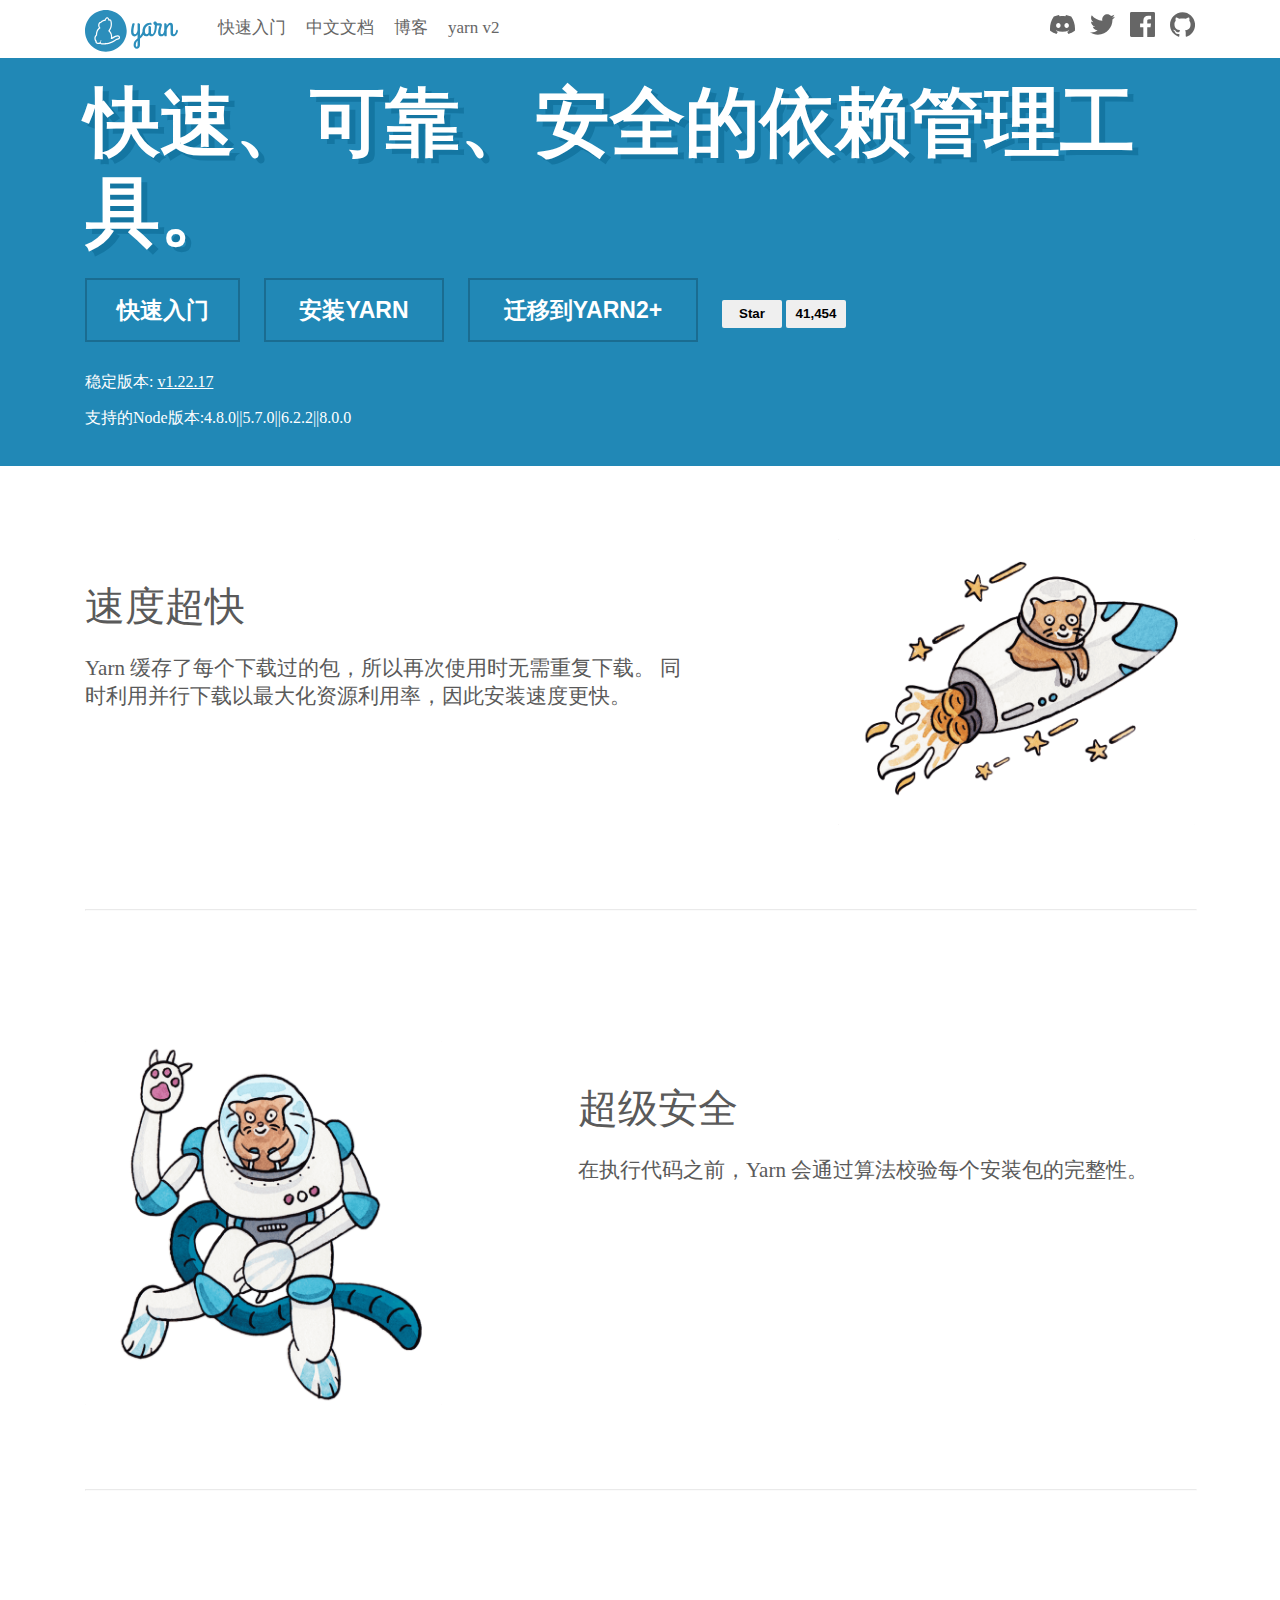
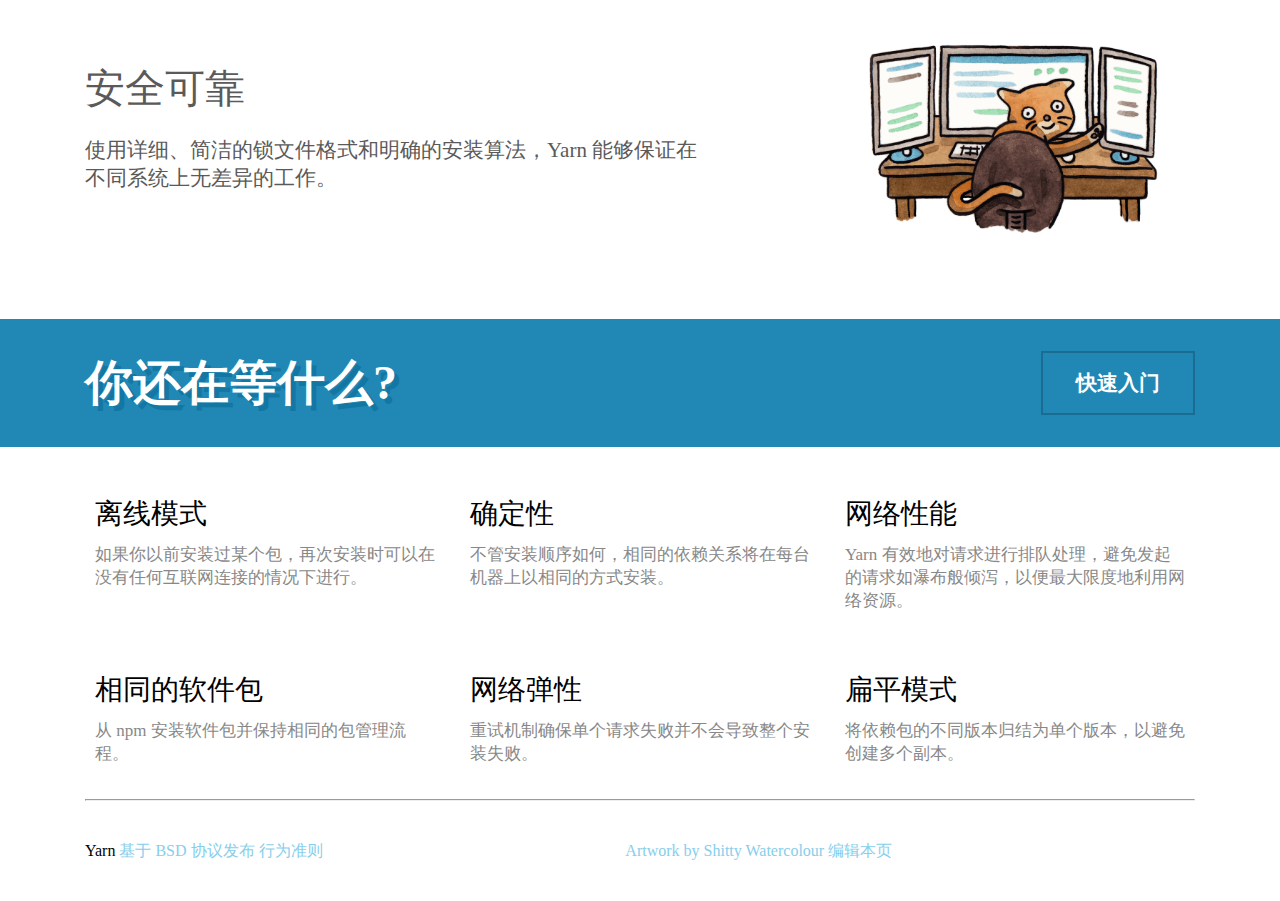
<file: 一/index.html>
<!DOCTYPE html>
<html lang="en">
<head>
    <meta charset="UTF-8">
    <meta name="viewport" content="width=device-width, initial-scale=1.0">
    <title>梁战奇</title>
    <link rel="stylesheet" href="./css/index.css">
</head>
<body>
    <!-- <svg style="width: 0;height:0;">

    </svg> -->
    <div class="head">
        <div class="left">
            <div class="log">
                <svg class="logo navbar-logo" xmlns="http://www.w3.org/2000/svg" viewBox="0 0 1154.8 518">
                    <defs>
                      <path id="main" d="
                        M718.6 257.8c-8 27.6-20.8 47.6-35.2 63.6V181c0-9.6-8.4-17.6-21.6-17.6-5.6 0-10.4 2.8-10.4 6.8 0 2.8 1.6 5.2 1.6 12.8v64.4c-4.8 28-16.8 54-32.8 54-11.6 0-18.4-11.6-18.4-33.2 0-33.6 4.4-51.2 11.6-80.8 1.6-6 13.2-22-6.4-22-21.2 0-18.4 8-21.2 14.8 0 0-13.4 47.6-13.4 90 0 34.8 14.6 57.6 41.4 57.6 17.2 0 29.6-11.6 39.2-27.6V351c-26.4 23.2-49.6 43.6-49.6 84 0 25.6 16 46 38.4 46 20.4 0 41.6-14.8 41.6-56.8V355c21.6-18.8 44.8-42.4 58.4-88.8.4-1.6.4-3.6.4-4 0-7.6-7.6-16.4-14-16.4-4 0-7.2 3.6-9.6 12zm-76.8 198c-6.4 0-10.4-9.6-10.4-22 0-24 8.8-39.2 21.6-52.4v42.8c0 7.6 1.6 31.6-11.2 31.6z
                        M833.4 301c-9.6 0-13.6-9.6-13.6-18.4v-66c0-9.6-8.4-17.6-21.6-17.6-5.6 0-10.4 2.8-10.4 6.8 0 2.8 1.6 5.2 1.6 12.8v61.6C785 291.4 777.8 301 767 301c-14 0-22.8-12-22.8-32.8 0-57.6 35.6-83.6 66-83.6 4 0 8 .8 11.6.8 4 0 5.2-2.4 5.2-9.2 0-10.4-7.6-16.8-18.4-16.8-48.8 0-95.2 40.8-95.2 107.6 0 34 16.4 60.4 47.6 60.4 15.2 0 26.4-7.2 34.4-16.4 6 9.6 16.8 16.4 30.8 16.4 34.4 0 50.4-36 57.2-62.4.4-1.6.4-2.4.4-2.8 0-7.6-7.6-16.4-14-16.4-4 0-8 3.6-9.6 12-3.6 17.6-10.8 43.2-26.8 43.2z
                        M949 327.4c34.4 0 50-36 57.2-62.4 0-.8.4-1.6.4-2.8 0-7.6-7.6-16.4-14-16.4-4 0-8 3.6-9.6 12-3.6 17.6-10.4 43.2-28.8 43.2-10.8 0-16-10.4-16-21.6 0-40 18-87.2 18-92 1.6-9.2-14.4-22.4-19.2-22.4h-20.8c-4 0-8 0-21.2-1.6-4.4-16.4-15.6-21.2-25.2-21.2-10.4 0-20 7.2-20 18.4 0 11.6 7.2 20 17.2 25.6-.4 20.4-2 53.6-6.4 69.6-3.6 13.6 17.2 28 22.4 11.2 7.2-23.2 9.6-58 10-73.6h34.8c-12.8 34.4-20 62.8-20 88.4 0 35.2 22.4 45.6 41.2 45.6z
                        M984.6 309.8c0 14.8 11.2 17.6 19.2 17.6 11.6 0 11.2-9.6 11.2-17.2v-58.4c2.8-31.6 27.6-66 39.2-66 7.6 0 8.4 10.4 8.4 22.8v81.2c0 20.4 12.4 37.6 33.6 37.6 34.4 0 51.4-36 58.2-62.4.4-1.6.4-2.4.4-2.8 0-7.6-7.6-16.4-14-16.4-4 0-8 3.6-9.6 12-3.6 17.6-11.8 43.2-27.8 43.2-10.4 0-10.4-14.8-10.4-18.4v-82.8c0-18.4-6.4-40.4-33.2-40.4-19.6 0-34 17.2-44.8 39.6v-18c0-9.6-8.4-17.6-21.6-17.6-5.6 0-10.4 2.8-10.4 6.8 0 2.8 1.6 5.2 1.6 12.8v126.8z
                        M259 0c143 0 259 116 259 259S402 518 259 518 0 402 0 259 116 0 259 0z" style="background-color: aliceblue;"></path>
                    </defs>
                  
                    <use class="logo-primary" xlink:href="#main" x="0" y="0"></use>
                  
                    <path class="logo-secondary" d="M435.2 337.5c-1.8-14.2-13.8-24-29.2-23.8-23 .3-42.3 12.2-55.1 20.1-5 3.1-9.3 5.4-13 7.1.8-11.6.1-26.8-5.9-43.5-7.3-20-17.1-32.3-24.1-39.4 8.1-11.8 19.2-29 24.4-55.6 4.5-22.7 3.1-58-7.2-77.8-2.1-4-5.6-6.9-10-8.1-1.8-.5-5.2-1.5-11.9.4C293.1 96 289.6 93.8 286.9 92c-5.6-3.6-12.2-4.4-18.4-2.1-8.3 3-15.4 11-22.1 25.2-1 2.1-1.9 4.1-2.7 6.1-12.7.9-32.7 5.5-49.6 23.8-2.1 2.3-6.2 4-10.5 5.6h.1c-8.8 3.1-12.8 10.3-17.7 23.3-6.8 18.2.2 36.1 7.1 47.7-9.4 8.4-21.9 21.8-28.5 37.5-8.2 19.4-9.1 38.4-8.8 48.7-7 7.4-17.8 21.3-19 36.9-1.6 21.8 6.3 36.6 9.8 42 1 1.6 2.1 2.9 3.3 4.2-.4 2.7-.5 5.6.1 8.6 1.3 7 5.7 12.7 12.4 16.3 13.2 7 31.6 10 45.8 2.9 5.1 5.4 14.4 10.6 31.3 10.6h1c4.3 0 58.9-2.9 74.8-6.8 7.1-1.7 12-4.7 15.2-7.4 10.2-3.2 38.4-12.8 65-30 18.8-12.2 25.3-14.8 39.3-18.2 13.6-3.3 22.1-15.7 20.4-29.4zm-23.8 14.7c-16 3.8-24.1 7.3-43.9 20.2-30.9 20-64.7 29.3-64.7 29.3s-2.8 4.2-10.9 6.1c-14 3.4-66.7 6.3-71.5 6.4-12.9.1-20.8-3.3-23-8.6-6.7-16 9.6-23 9.6-23s-3.6-2.2-5.7-4.2c-1.9-1.9-3.9-5.7-4.5-4.3-2.5 6.1-3.8 21-10.5 27.7-9.2 9.3-26.6 6.2-36.9.8-11.3-6 .8-20.1.8-20.1s-6.1 3.6-11-3.8c-4.4-6.8-8.5-18.4-7.4-32.7 1.2-16.3 19.4-32.1 19.4-32.1s-3.2-24.1 7.3-48.8c9.5-22.5 35.1-40.6 35.1-40.6s-21.5-23.8-13.5-45.2c5.2-14 7.3-13.9 9-14.5 6-2.3 11.8-4.8 16.1-9.5 21.5-23.2 48.9-18.8 48.9-18.8s13-39.5 25-31.8c3.7 2.4 17 32 17 32s14.2-8.3 15.8-5.2c8.6 16.7 9.6 48.6 5.8 68-6.4 32-22.4 49.2-28.8 60-1.5 2.5 17.2 10.4 29 43.1 10.9 29.9 1.2 55 2.9 57.8.3.5.4.7.4.7s12.5 1 37.6-14.5c13.4-8.3 29.3-17.6 47.4-17.8 17.5-.3 18.4 20.2 5.2 23.4z"></path>
                  </svg>
            </div>
            <ul>
                <li>快速入门</li>
                <li>中文文档</li>
                <li>博客</li>
                <li>yarn v2</li>
            </ul>
        </div>
        <div class="right">
            <ul class="nav navbar-nav navbar-nav-right float-lg-right">
         

                <li class="nav-item">
                  <a class="nav-link" href="https://discord.gg/yarnpkg">
                    <svg class="discord navbar-icon" xmlns="http://www.w3.org/2000/svg" role="img" aria-labelledby="discord-svg" fill="none" viewBox="0 0 71 55">
          <title id="discord-svg">Discord</title>
        <path d="M60.1045 4.8978C55.5792 2.8214 50.7265 1.2916 45.6527 0.41542C45.5603 0.39851 45.468 0.440769 45.4204 0.525289C44.7963 1.6353 44.105 3.0834 43.6209 4.2216C38.1637 3.4046 32.7345 3.4046 27.3892 4.2216C26.905 3.0581 26.1886 1.6353 25.5617 0.525289C25.5141 0.443589 25.4218 0.40133 25.3294 0.41542C20.2584 1.2888 15.4057 2.8186 10.8776 4.8978C10.8384 4.9147 10.8048 4.9429 10.7825 4.9795C1.57795 18.7309 -0.943561 32.1443 0.293408 45.3914C0.299005 45.4562 0.335386 45.5182 0.385761 45.5576C6.45866 50.0174 12.3413 52.7249 18.1147 54.5195C18.2071 54.5477 18.305 54.5139 18.3638 54.4378C19.7295 52.5728 20.9469 50.6063 21.9907 48.5383C22.0523 48.4172 21.9935 48.2735 21.8676 48.2256C19.9366 47.4931 18.0979 46.6 16.3292 45.5858C16.1893 45.5041 16.1781 45.304 16.3068 45.2082C16.679 44.9293 17.0513 44.6391 17.4067 44.3461C17.471 44.2926 17.5606 44.2813 17.6362 44.3151C29.2558 49.6202 41.8354 49.6202 53.3179 44.3151C53.3935 44.2785 53.4831 44.2898 53.5502 44.3433C53.9057 44.6363 54.2779 44.9293 54.6529 45.2082C54.7816 45.304 54.7732 45.5041 54.6333 45.5858C52.8646 46.6197 51.0259 47.4931 49.0921 48.2228C48.9662 48.2707 48.9102 48.4172 48.9718 48.5383C50.038 50.6034 51.2554 52.5699 52.5959 54.435C52.6519 54.5139 52.7526 54.5477 52.845 54.5195C58.6464 52.7249 64.529 50.0174 70.6019 45.5576C70.6551 45.5182 70.6887 45.459 70.6943 45.3942C72.1747 30.0791 68.2147 16.7757 60.1968 4.9823C60.1772 4.9429 60.1437 4.9147 60.1045 4.8978ZM23.7259 37.3253C20.2276 37.3253 17.3451 34.1136 17.3451 30.1693C17.3451 26.225 20.1717 23.0133 23.7259 23.0133C27.308 23.0133 30.1626 26.2532 30.1066 30.1693C30.1066 34.1136 27.28 37.3253 23.7259 37.3253ZM47.3178 37.3253C43.8196 37.3253 40.9371 34.1136 40.9371 30.1693C40.9371 26.225 43.7636 23.0133 47.3178 23.0133C50.9 23.0133 53.7545 26.2532 53.6986 30.1693C53.6986 34.1136 50.9 37.3253 47.3178 37.3253Z"></path>
        </svg>
        
                  </a>
                </li>
                <li class="nav-item">
                  <a class="nav-link" href="https://twitter.com/yarnpkg">
                    <svg class="twitter navbar-icon" xmlns="http://www.w3.org/2000/svg" viewBox="0 0 250 203.1" role="img" aria-labelledby="twitter-svg">
          <title id="twitter-svg">Twitter</title>
          <path d="M78.6 203.1c94.3 0 145.9-78.2 145.9-145.9 0-2.2 0-4.4-.1-6.6 10-7.3 18.7-16.3 25.6-26.5-9.4 4.1-19.3 6.9-29.5 8.1 10.7-6.4 18.7-16.5 22.5-28.4-10.1 6-21.1 10.2-32.6 12.4C191-4.5 158.5-5.5 137.8 14c-13.3 12.5-19 31.2-14.8 49C81.9 60.9 43.4 41.4 17.4 9.4 3.8 32.8 10.7 62.8 33.3 77.8c-8.2-.2-16.1-2.4-23.3-6.4v.6c0 24.4 17.2 45.4 41.2 50.3-7.6 2.1-15.5 2.4-23.2.9 6.7 20.9 26 35.2 47.9 35.6-18.2 14.3-40.6 22-63.7 22-4.1 0-8.2-.3-12.2-.7 23.5 15.1 50.7 23 78.6 23"></path>
        </svg>
                  </a>
                </li>
                <li class="nav-item">
                  <a class="nav-link" href="https://www.facebook.com/yarnpkg">
                    <svg class="facebook navbar-icon" xmlns="http://www.w3.org/2000/svg" viewBox="0 0 266.9 266.9" role="img" aria-labelledby="facebook-svg">
          <title id="facebook-svg">Facebook</title>
          <path d="M252.2 0H14.7C6.6 0 0 6.6 0 14.7v237.4c0 8.1 6.6 14.7 14.7 14.7h127.8V163.5h-34.8v-40.3h34.8V93.6c0-34.5 21.1-53.2 51.8-53.2 14.7 0 27.4 1.1 31.1 1.6v36h-21.3c-16.7 0-20 7.9-20 19.6v25.7H224l-5.2 40.3h-34.7V267h68c8.1 0 14.7-6.6 14.7-14.7V14.7c.1-8.1-6.5-14.7-14.6-14.7z"></path>
        </svg>
                  </a>
                </li>
                <li class="nav-item">
                  <a class="nav-link" href="https://github.com/yarnpkg">
                    <svg class="github navbar-icon" xmlns="http://www.w3.org/2000/svg" viewBox="0 0 32.6 31.8" role="img" aria-labelledby="github-svg">
          <title id="github-svg">GitHub</title>
          <path d="M16.3 0C7.3 0 0 7.3 0 16.3c0 7.2 4.7 13.3 11.1 15.5.8.1 1.1-.4 1.1-.8v-2.8c-4.5 1-5.5-2.2-5.5-2.2-.7-1.9-1.8-2.4-1.8-2.4-1.5-1 .1-1 .1-1 1.6.1 2.5 1.7 2.5 1.7 1.5 2.5 3.8 1.8 4.7 1.4.1-1.1.6-1.8 1-2.2-3.6-.4-7.4-1.8-7.4-8.1 0-1.8.6-3.2 1.7-4.4-.1-.3-.7-2 .2-4.2 0 0 1.4-.4 4.5 1.7 1.3-.4 2.7-.5 4.1-.5 1.4 0 2.8.2 4.1.5 3.1-2.1 4.5-1.7 4.5-1.7.9 2.2.3 3.9.2 4.3 1 1.1 1.7 2.6 1.7 4.4 0 6.3-3.8 7.6-7.4 8 .6.5 1.1 1.5 1.1 3V31c0 .4.3.9 1.1.8 6.5-2.2 11.1-8.3 11.1-15.5C32.6 7.3 25.3 0 16.3 0z"></path>
        </svg>
                  </a>
                </li>
              </ul>
        </div>
        
    </div>
    <div class="banner">
        <!-- 中间部分的蓝色区域 -->
        <div class="int">快速、可靠、安全的依赖管理工具。</div>
        <div class="btn">
            <button>快速入门</button>
            <button>安装YARN</button>
            <button>迁移到YARN2+</button>
            <button>Star</button>
            <button>41,454</button>
        </div>
        <div class="versions">
            <p>稳定版本: <a href=""> v1.22.17</a></p>
            <p>支持的Node版本:4.8.0||5.7.0||6.2.2||8.0.0</p>
        </div>
        <!-- 中间及下面部分的简介 -->
        <div class="cont">
            <div class="speed clearfix">
                <div class="left">
                    <h2>速度超快</h2>
                    <p>Yarn 缓存了每个下载过的包，所以再次使用时无需重复下载。 同时利用并行下载以最大化资源利用率，因此安装速度更快。</p>
                </div>
                <div class="right"><img src="./img/feature-speed.png" alt="" style="width: 357px;height: 286px;"></div>
            </div><hr style="opacity: 0.2;margin: 80px 0;width: 1110px;">
            <div class="fasety clearfix">
                <div class="left"><img src="./img/feature-secure.png" alt="" style="width: 357px;height: 364.25px;"></div>
                <div class="right"><h2>超级安全</h2>
                <p>在执行代码之前，Yarn 会通过算法校验每个安装包的完整性。</p></div>
            </div><hr style="opacity: 0.2;margin: 80px 0;width: 1110px;">
            <div class="rel clearfix">
                <div class="left"><h2>安全可靠</h2>
                <p>使用详细、简洁的锁文件格式和明确的安装算法，Yarn 能够保证在不同系统上无差异的工作。</p>
                </div>
                <div class="right"><img src="./img/feature-reliable.png" alt="" style="width: 357px;height: 214px;"></div>
            </div>
        </div>

        <!-- 底部部分开始 -->
        <div class="wait">
            <div>
                <p>你还在等什么?</p><button>快速入门</button>
            </div>
        </div>
        <div class="funtion">
            <ul>
                <li>
                    <h3>离线模式</h3>
                    <p>如果你以前安装过某个包，再次安装时可以在没有任何互联网连接的情况下进行。</p>
                </li>
                <li>
                    <h3>确定性</h3>
                    <p>不管安装顺序如何，相同的依赖关系将在每台机器上以相同的方式安装。</p>
                </li>
                <li>
                    <h3>网络性能
                        </h3>
                    <p>Yarn 有效地对请求进行排队处理，避免发起的请求如瀑布般倾泻，以便最大限度地利用网络资源。</p>
                </li>
                <li>
                    <h3>相同的软件包
                        </h3>
                    <p>从 npm 安装软件包并保持相同的包管理流程。</p>
                </li>
                <li>
                    <h3>网络弹性</h3>
                    <p>重试机制确保单个请求失败并不会导致整个安装失败。</p>
                </li>
                <li>
                    <h3>扁平模式</h3>
                    <p>将依赖包的不同版本归结为单个版本，以避免创建多个副本。</p>
                </li>
            </ul>
            <hr>
        <div class="end clearfix">
            <p>Yarn <a href="">基于 BSD 协议发布 行为准则</a> </p>
            <a>Artwork by Shitty Watercolour 编辑本页</a>
        </div>
        </div>
        
    </div>

</body>
</html>
</file>
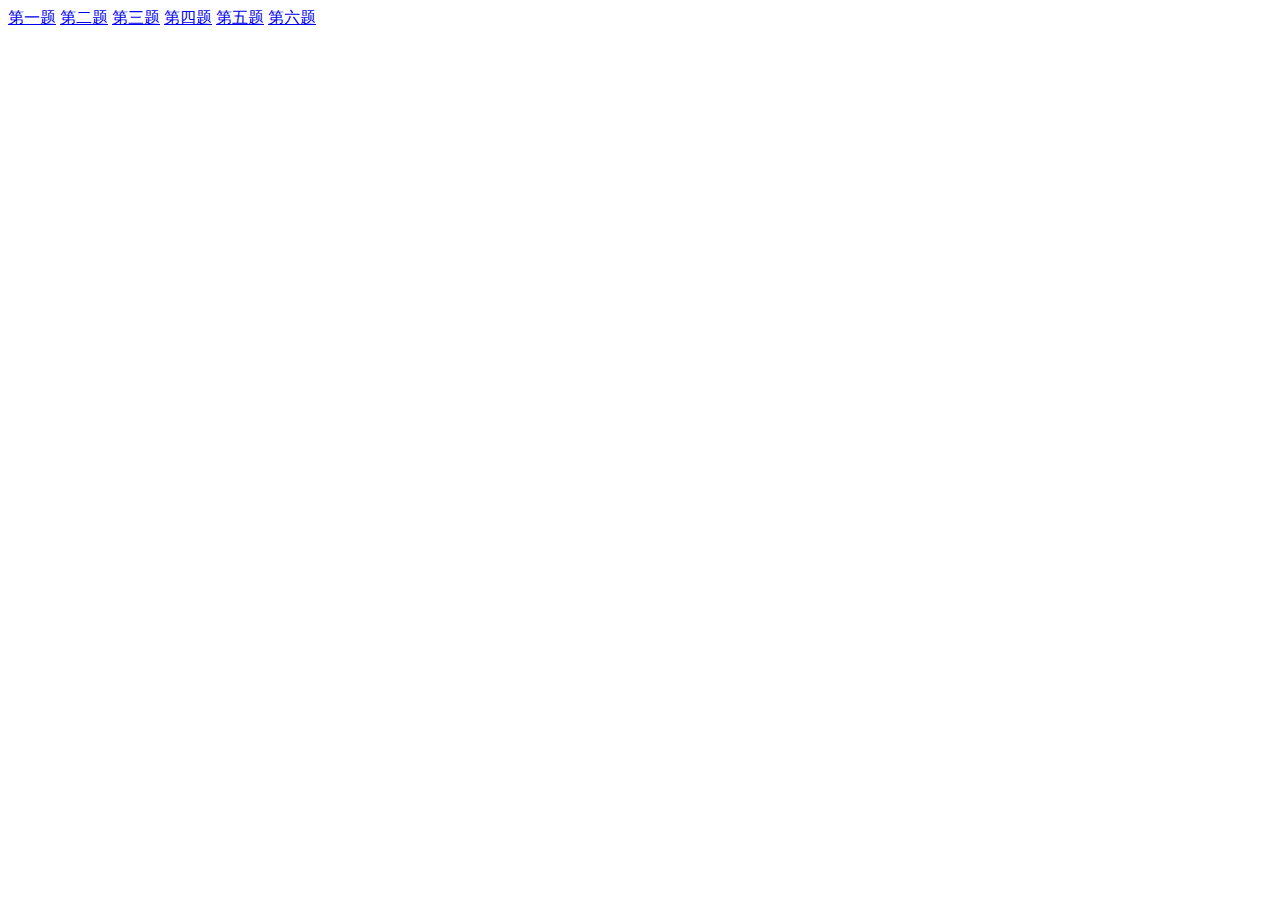
<file: 二/index.html>
<!DOCTYPE html>
<html lang="en">
<head>
    <meta charset="UTF-8">
    <meta name="viewport" content="width=device-width, initial-scale=1.0">
    <title>Document</title>
</head>
<body>
    <a href="./1.html">第一题</a>
    <a href="./2.html">第二题</a>
    <a href="./3.html">第三题</a>
    <a href="./4.html">第四题</a>
    <a href="./5.html">第五题</a>
    <a href="./6.1.html">第六题</a>
</body>
</html>
</file>
<file: 一/css/index.css>
* {
    margin: 0;
    padding: 0;
}
ul li {
    list-style: none;
}

a{
    direction: none;
}
/* 清除浮动 */
.clearfix::after{
    content: "";
    height: 0;
    width: 0;
    line-height: 0;
    display: block;
    visibility: hidden;
    clear: both;
}


/* 头部 */
.head{
    width: 1110px;
    height: 38px;
    padding: 10px 0;
    margin: 0 auto 0;
    display: flex;
    justify-content: space-between;
}

.head .left{
    margin-bottom: -30px;
    display: flex;
    justify-content: space-between;
}

.head .left .log{
    width: 93px;
    height: 38px;
    margin: 0 0;
}

/* logo */
.navbar-logo .logo-primary {
    fill: #2c8ebb;
    cursor: pointer;
}
.logo-secondary{
    fill: white;
    cursor: pointer;
}

.head .left ul{
    height: 38px;
    display: flex;
    justify-content: space-between;
    margin-left: 20px;
}

.head .left ul li{
    /* width: 64px; */
    height: 38px;
    line-height: 35px;
    margin-left: 20px;
    font-size: 17px;
    color: #666666;
    cursor: pointer;
}

.head .right ul{
    line-height: 44px;
    display: flex;
    justify-content: space-between;
}

.head .right ul li{
    margin-left: 15px;
}

.head .right svg{
    width: 25px;
    height: 25px;
}

.navbar-icon path {
    fill: rgba(0, 0, 0, 0.6);
}

.banner {
    padding-top: 10px;
    height: 398px;
    background-color: #2188B6;
}

/* 中间蓝色部分的布局 */
.banner .int {
    width: 1110px;
    font-size: 75px;
    line-height: 90px;
    font-weight: 900;
    margin: 10px auto 0;
    color: #fff;
    text-shadow:6px 5px 0px #1476A2
}

.banner .btn{
    width: 1110px;
    margin: 20px auto 0;
}

.banner .btn button:nth-child(-n + 3){
    width: 230px;
    height: 64px;
    margin-right: 20px;
    font-size: 23px;
    font-weight: 700;
    color: white;
    background-color: rgba(0,0,0,0);
    border: 2px rgba(0,0,0,0.2) solid;
    transition: all 0.2s ease-in-out;
    cursor: pointer;
}

.banner .btn button:nth-last-child(-n+2){
    width: 60px;
    height: 28px;
    line-height: 12px;
    padding: 4px 2px;
    border-radius: 2px;
    border: none;
    font-weight: 700;
}

.banner .btn button:hover{
    background-color: rgba(255,255,255,1);
    border: 2px rgba(255,255,255,1) solid;
    color: #2188B6;
}

.banner .btn button:first-child{
    width: 155px;
}
.banner .btn button:nth-child(2){
    width: 180px;
}

.banner .versions{
    width: 1110px;
    margin: 30px auto 0;
}

.banner .versions p{
    margin-top: 15px;
    font-size: 16px;
    color: white;
}

.banner .versions p a{
    color: white;
}
/* 中间蓝色部分结束 */
/* 中间以及下下面的简介开始 */
.banner .cont {
    width: 1110px;
    margin: 60px auto 0;
}

.banner .cont .speed{
    /* width: 11px; */
    /* height: 256px; */
}

.banner .cont .speed .left {
    width: 617px;
    height: 170px;
    display: left;
    color:#5A5A5A;
}

.banner .cont .speed .left h2,
.banner .cont .fasety h2,
.banner .cont .rel h2{
    font-size: 40px;
    font-weight: 100;
    margin-top: 90px;
    width: 617px;
} 

.banner .cont .speed .left p,
.banner .cont .fasety p,
.banner .cont .rel p{
    font-size: 21px;
    font-weight: 100;
    margin-top: 20px;
    width: 617px;
}

.banner .cont .fasety{
    /* height: 262px; */
    color:#5A5A5A;
}

.banner .cont .rel {
    color:#5A5A5A;
    /* height: 260px; */
}

.banner .cont img{
    margin-top: 50px;
}

.banner .cont .left{
    float: left;
}

.banner .cont .right {
    float: right;
}
/* 中间以及下下面的简介结束 */


/* 底部部分开始 */
.banner .wait {
    height: 128px;
    background-color: #2188B6;
    margin-top: 80px;
}

.banner .wait div{
    display: flex;
    justify-content: space-between;
    padding: 32px 0;
    margin: 0 auto; width: 1110px;
}

.banner .wait div p{
    font-size: 48px;
    font-weight: 700;
    line-height: 64px;
    color: white;
    text-shadow:5px 5px 0px #1476A2
}

.banner .wait div button {
    width: 154px;
    height: 64px;
    background-color: rgba(0,0,0,0);
    border: 2px rgba(0,0,0,0.2) solid;
    font-size: 21px;
    font-weight: 600;
    color: white;
    transition: all 0.5s ease-in-out;
    cursor: pointer;
}
.banner .wait div button:hover{
    background-color: rgba(255,255,255,1);
    border: 2px rgba(255,255,255,1) solid;
    color: #2188B6;
}


.banner .funtion {
    width: 1110px;
    height: 352px;
    margin: 0 auto;
}

.banner .funtion ul {
    display: flex;
    justify-content: space-between;
    flex-wrap: wrap;
}

.banner .funtion ul li {
    width: 340px;
    height: 128px;
    padding: 0 10px;
    margin-top: 48px;
}

.banner .funtion ul li h3 {
    font-size: 28px;
    font-weight: 100;
}

.banner .funtion ul li p {
    margin-top: 10px;
    color: #888;
    font-size: 17px;
}

.end {
    height: 100px;
    line-height: 100px;
    width: 1110px;
    margin: 0px auto 0;
    display: flex;
    justify-content: space-between;
    margin-bottom: 50px;
}

.end p a,
.end a{
    color: skyblue;
    text-decoration: none;
}


@media (max-width: 1200px){
    .banner .wait div,.head,.banner .int ,.banner .btn,.banner .versions,.banner .cont,.banner .funtion,.end {
        width: 930px;
    }

}

@media (max-width: 931px){
    .banner .wait div,.head,.banner .int ,.banner .btn,.banner .versions,.banner .cont,.banner .funtion,.end {
        width: 720px;
    }
}
</file>
